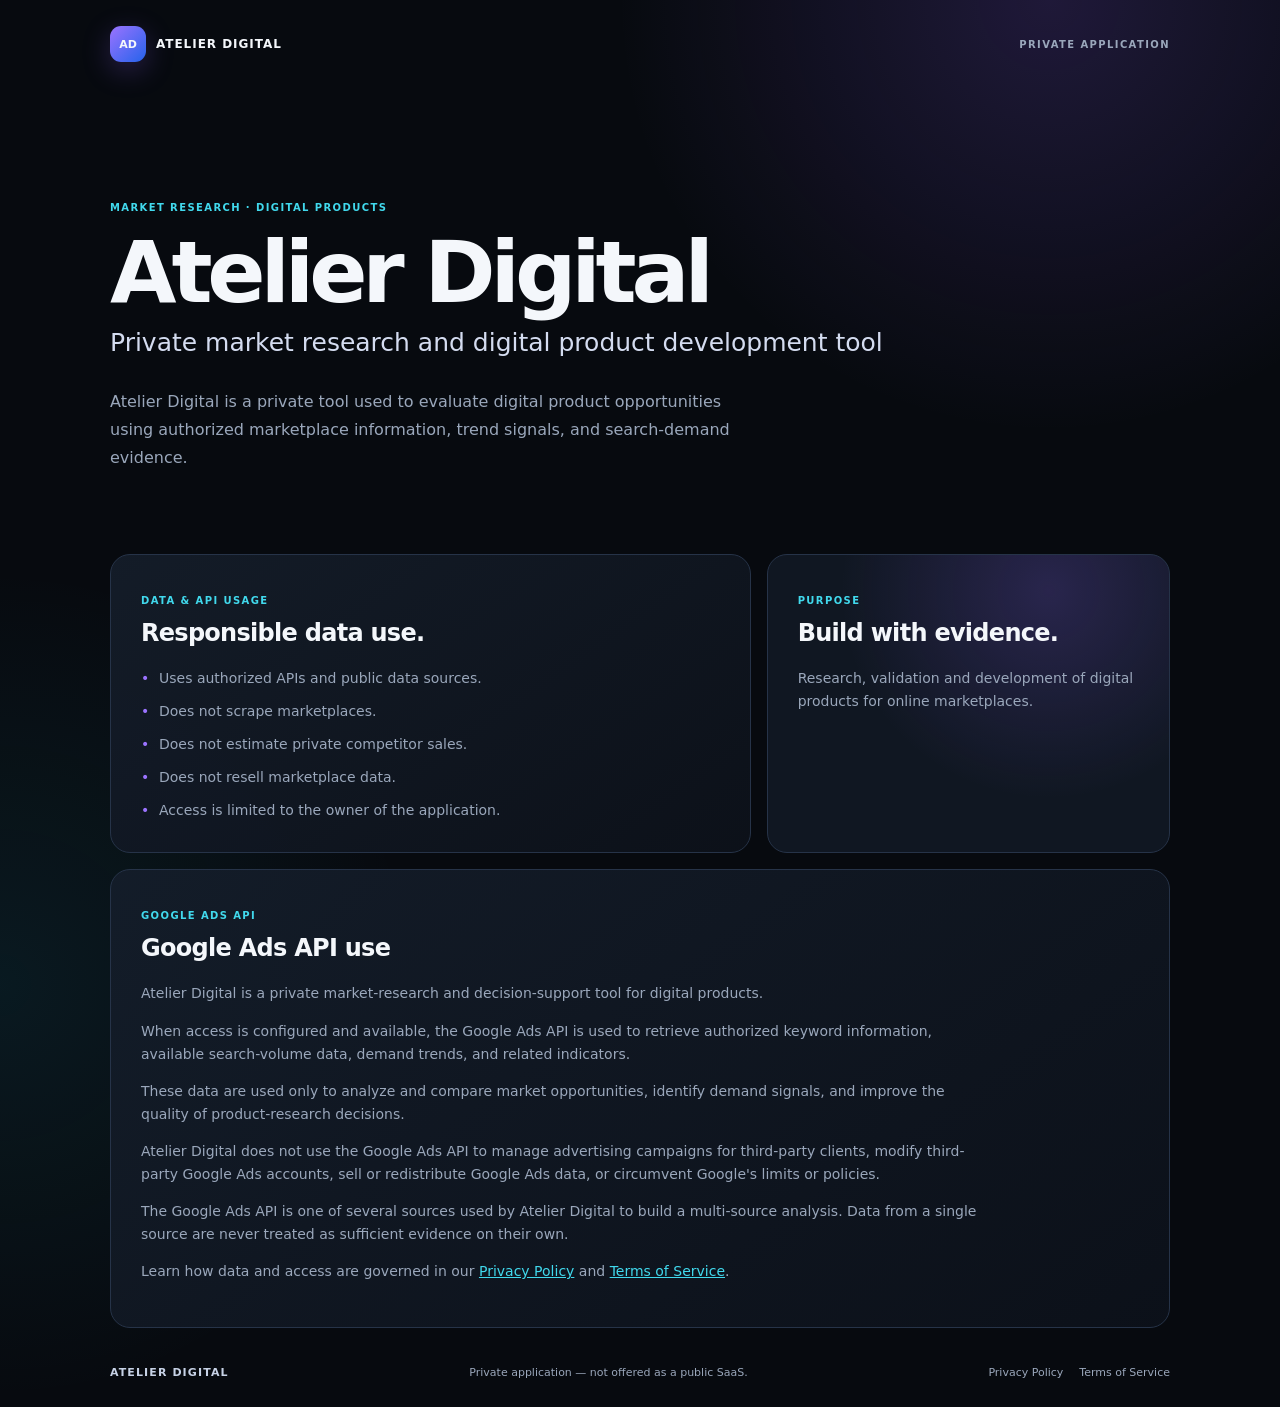
<file: index.html>
<!doctype html>
<html lang="en">
  <head>
    <meta charset="utf-8">
    <meta name="viewport" content="width=device-width, initial-scale=1">
    <meta
      name="description"
      content="Atelier Digital is a private market research and digital product development tool."
    >
    <title>Atelier Digital</title>
    <link rel="stylesheet" href="style.css">
  </head>
  <body>
    <main class="page-shell">
      <nav class="topbar" aria-label="Primary">
        <a class="brand" href="#top" aria-label="Atelier Digital home">
          <span class="brand-mark">AD</span>
          <span>ATELIER DIGITAL</span>
        </a>
        <span class="private-label">PRIVATE APPLICATION</span>
      </nav>

      <section class="hero" id="top" aria-labelledby="page-title">
        <p class="eyebrow">MARKET RESEARCH · DIGITAL PRODUCTS</p>
        <h1 id="page-title">Atelier Digital</h1>
        <p class="subtitle">
          Private market research and digital product development tool
        </p>
        <p class="intro">
          Atelier Digital is a private tool used to evaluate digital product
          opportunities using authorized marketplace information, trend signals,
          and search-demand evidence.
        </p>
      </section>

      <section class="content-grid" aria-label="About Atelier Digital">
        <article class="card">
          <p class="card-label">DATA &amp; API USAGE</p>
          <h2>Responsible data use.</h2>
          <ul>
            <li>Uses authorized APIs and public data sources.</li>
            <li>Does not scrape marketplaces.</li>
            <li>Does not estimate private competitor sales.</li>
            <li>Does not resell marketplace data.</li>
            <li>Access is limited to the owner of the application.</li>
          </ul>
        </article>

        <article class="card purpose-card">
          <p class="card-label">PURPOSE</p>
          <h2>Build with evidence.</h2>
          <p>
            Research, validation and development of digital products for online
            marketplaces.
          </p>
        </article>
      </section>

      <section class="card api-usage" aria-labelledby="google-ads-api-title">
        <p class="card-label">GOOGLE ADS API</p>
        <h2 id="google-ads-api-title">Google Ads API use</h2>
        <p>
          Atelier Digital is a private market-research and decision-support tool
          for digital products.
        </p>
        <p>
          When access is configured and available, the Google Ads API is used to
          retrieve authorized keyword information, available search-volume data,
          demand trends, and related indicators.
        </p>
        <p>
          These data are used only to analyze and compare market opportunities,
          identify demand signals, and improve the quality of product-research
          decisions.
        </p>
        <p>
          Atelier Digital does not use the Google Ads API to manage advertising
          campaigns for third-party clients, modify third-party Google Ads
          accounts, sell or redistribute Google Ads data, or circumvent Google's
          limits or policies.
        </p>
        <p>
          The Google Ads API is one of several sources used by Atelier Digital to
          build a multi-source analysis. Data from a single source are never
          treated as sufficient evidence on their own.
        </p>
        <p class="api-legal-links">
          Learn how data and access are governed in our
          <a href="https://atelierdigital-app.fr/privacy.html">Privacy Policy</a>
          and
          <a href="https://atelierdigital-app.fr/terms.html">Terms of Service</a>.
        </p>
      </section>

      <footer>
        <span>ATELIER DIGITAL</span>
        <span>Private application — not offered as a public SaaS.</span>
        <nav class="footer-links" aria-label="Legal">
          <a href="https://atelierdigital-app.fr/privacy.html">Privacy Policy</a>
          <a href="https://atelierdigital-app.fr/terms.html">Terms of Service</a>
        </nav>
      </footer>
    </main>
  </body>
</html>
</file>
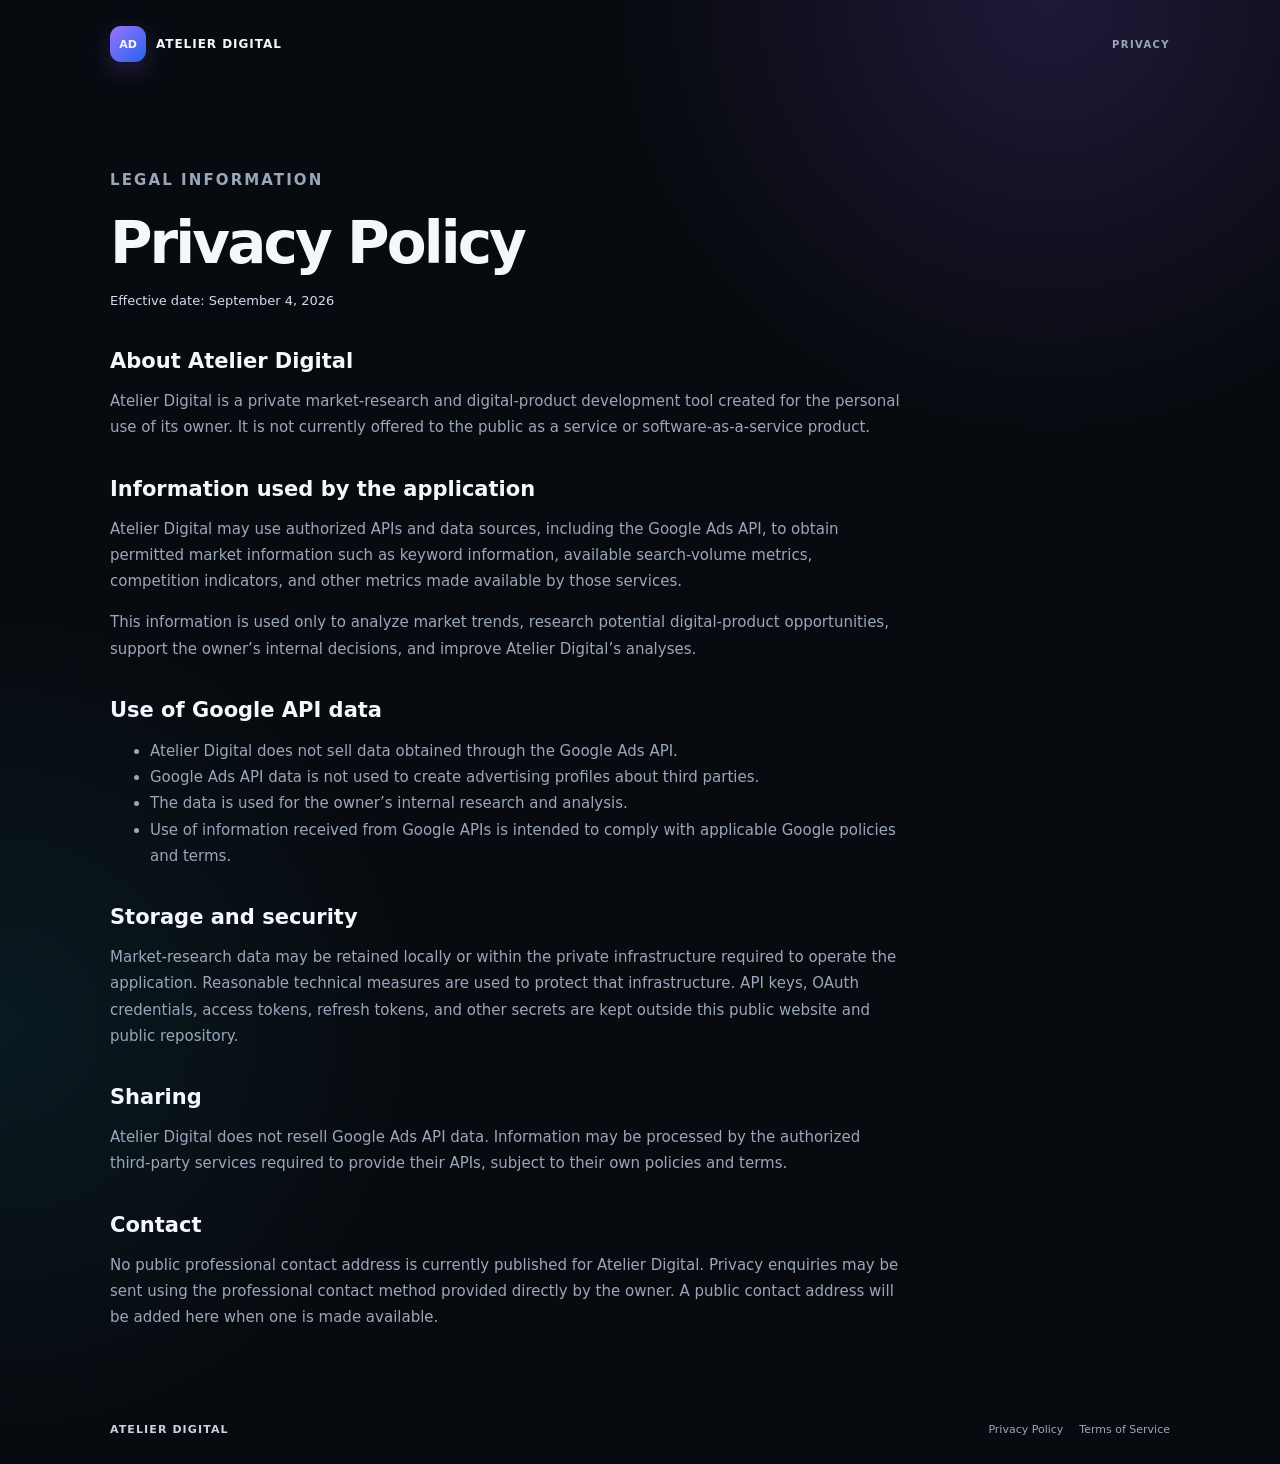
<file: privacy.html>
<!doctype html>
<html lang="en">
<head><meta charset="utf-8"><meta name="viewport" content="width=device-width, initial-scale=1"><meta name="description" content="Privacy Policy for Atelier Digital."><title>Privacy Policy — Atelier Digital</title><link rel="stylesheet" href="style.css"></head>
<body><main class="page-shell">
  <nav class="topbar" aria-label="Primary"><a class="brand" href="index.html" aria-label="Atelier Digital home"><span class="brand-mark">AD</span><span>ATELIER DIGITAL</span></a><span class="private-label">PRIVACY</span></nav>
  <article class="legal-content">
    <p class="eyebrow">LEGAL INFORMATION</p><h1>Privacy Policy</h1><p class="updated">Effective date: September 4, 2026</p>
    <h2>About Atelier Digital</h2><p>Atelier Digital is a private market-research and digital-product development tool created for the personal use of its owner. It is not currently offered to the public as a service or software-as-a-service product.</p>
    <h2>Information used by the application</h2><p>Atelier Digital may use authorized APIs and data sources, including the Google Ads API, to obtain permitted market information such as keyword information, available search-volume metrics, competition indicators, and other metrics made available by those services.</p><p>This information is used only to analyze market trends, research potential digital-product opportunities, support the owner’s internal decisions, and improve Atelier Digital’s analyses.</p>
    <h2>Use of Google API data</h2><ul><li>Atelier Digital does not sell data obtained through the Google Ads API.</li><li>Google Ads API data is not used to create advertising profiles about third parties.</li><li>The data is used for the owner’s internal research and analysis.</li><li>Use of information received from Google APIs is intended to comply with applicable Google policies and terms.</li></ul>
    <h2>Storage and security</h2><p>Market-research data may be retained locally or within the private infrastructure required to operate the application. Reasonable technical measures are used to protect that infrastructure. API keys, OAuth credentials, access tokens, refresh tokens, and other secrets are kept outside this public website and public repository.</p>
    <h2>Sharing</h2><p>Atelier Digital does not resell Google Ads API data. Information may be processed by the authorized third-party services required to provide their APIs, subject to their own policies and terms.</p>
    <h2>Contact</h2><p>No public professional contact address is currently published for Atelier Digital. Privacy enquiries may be sent using the professional contact method provided directly by the owner. A public contact address will be added here when one is made available.</p>
  </article>
  <footer><span>ATELIER DIGITAL</span><nav class="footer-links" aria-label="Legal"><a href="privacy.html">Privacy Policy</a><a href="terms.html">Terms of Service</a></nav></footer>
</main></body></html>
</file>
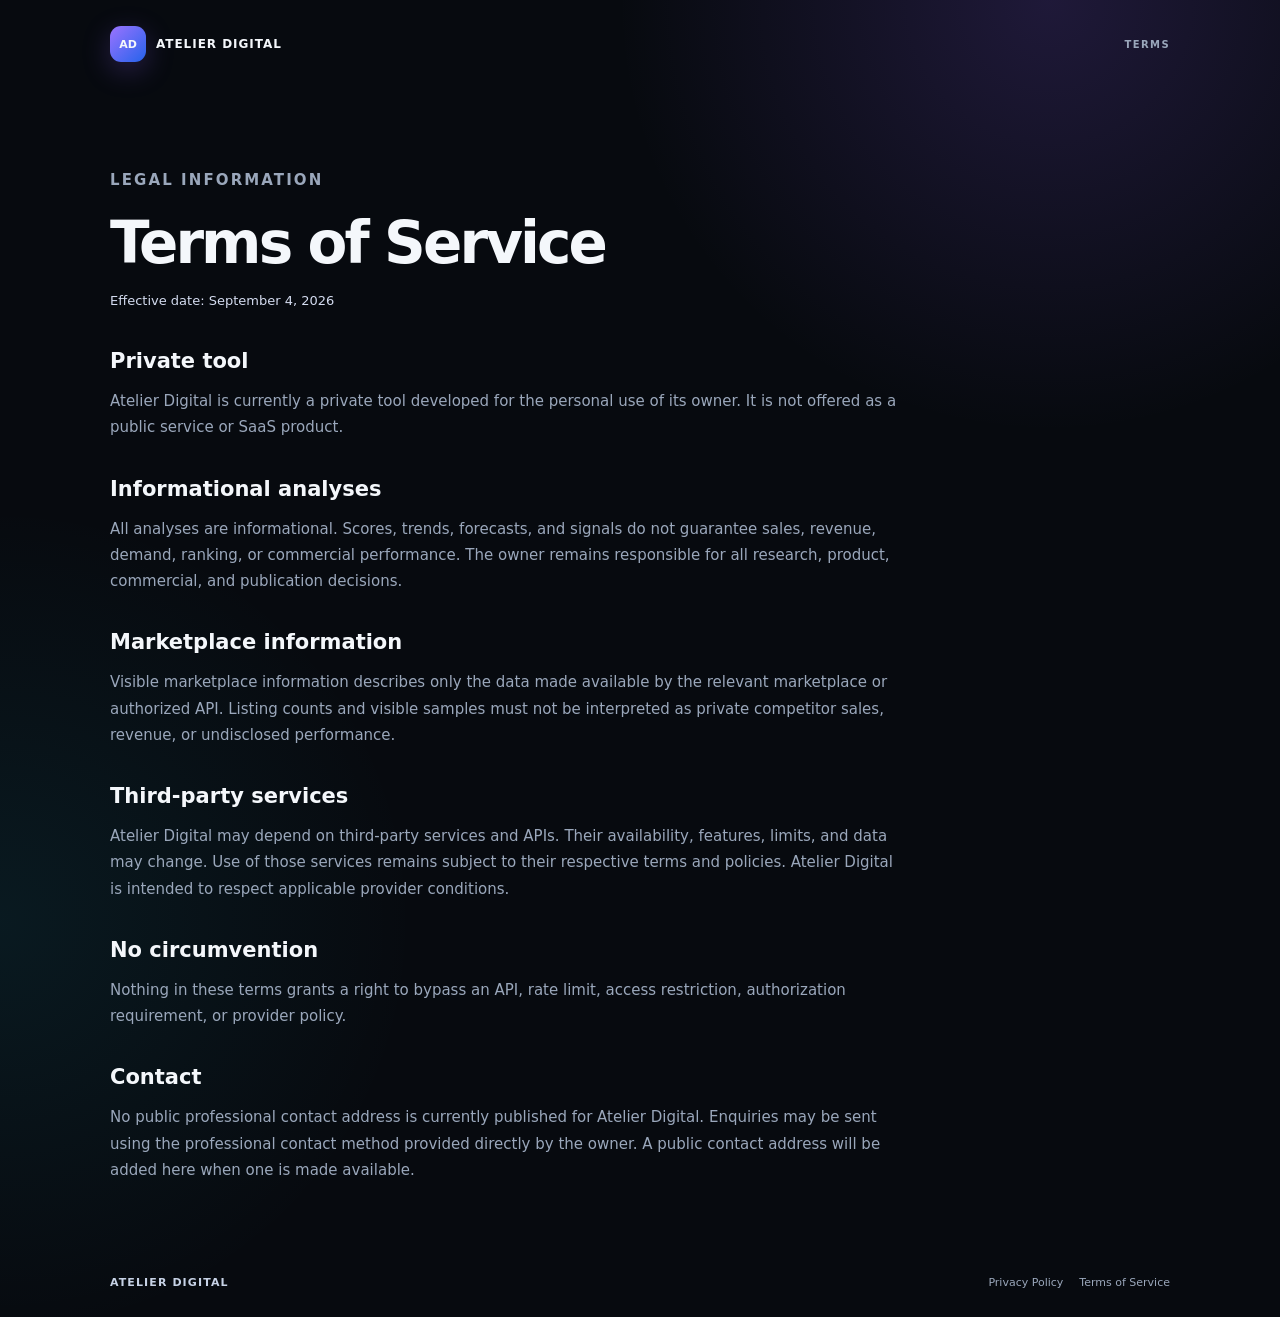
<file: terms.html>
<!doctype html>
<html lang="en">
<head><meta charset="utf-8"><meta name="viewport" content="width=device-width, initial-scale=1"><meta name="description" content="Terms of Service for Atelier Digital."><title>Terms of Service — Atelier Digital</title><link rel="stylesheet" href="style.css"></head>
<body><main class="page-shell">
  <nav class="topbar" aria-label="Primary"><a class="brand" href="index.html" aria-label="Atelier Digital home"><span class="brand-mark">AD</span><span>ATELIER DIGITAL</span></a><span class="private-label">TERMS</span></nav>
  <article class="legal-content">
    <p class="eyebrow">LEGAL INFORMATION</p><h1>Terms of Service</h1><p class="updated">Effective date: September 4, 2026</p>
    <h2>Private tool</h2><p>Atelier Digital is currently a private tool developed for the personal use of its owner. It is not offered as a public service or SaaS product.</p>
    <h2>Informational analyses</h2><p>All analyses are informational. Scores, trends, forecasts, and signals do not guarantee sales, revenue, demand, ranking, or commercial performance. The owner remains responsible for all research, product, commercial, and publication decisions.</p>
    <h2>Marketplace information</h2><p>Visible marketplace information describes only the data made available by the relevant marketplace or authorized API. Listing counts and visible samples must not be interpreted as private competitor sales, revenue, or undisclosed performance.</p>
    <h2>Third-party services</h2><p>Atelier Digital may depend on third-party services and APIs. Their availability, features, limits, and data may change. Use of those services remains subject to their respective terms and policies. Atelier Digital is intended to respect applicable provider conditions.</p>
    <h2>No circumvention</h2><p>Nothing in these terms grants a right to bypass an API, rate limit, access restriction, authorization requirement, or provider policy.</p>
    <h2>Contact</h2><p>No public professional contact address is currently published for Atelier Digital. Enquiries may be sent using the professional contact method provided directly by the owner. A public contact address will be added here when one is made available.</p>
  </article>
  <footer><span>ATELIER DIGITAL</span><nav class="footer-links" aria-label="Legal"><a href="privacy.html">Privacy Policy</a><a href="terms.html">Terms of Service</a></nav></footer>
</main></body></html>
</file>
<file: style.css>
:root {
  color-scheme: dark;
  --background: #070a0f;
  --surface: #101722;
  --surface-soft: #141d2a;
  --border: #263348;
  --text: #f4f7fb;
  --muted: #9aa7bb;
  --purple: #9b73ff;
  --cyan: #41d9ed;
}

* {
  box-sizing: border-box;
}

html {
  background: var(--background);
}

body {
  min-width: 320px;
  margin: 0;
  background:
    radial-gradient(circle at 82% 0%, rgba(139, 92, 246, .18), transparent 27rem),
    radial-gradient(circle at 0% 70%, rgba(34, 211, 238, .08), transparent 26rem),
    var(--background);
  color: var(--text);
  font-family: Inter, ui-sans-serif, system-ui, -apple-system, "Segoe UI", sans-serif;
}

.page-shell {
  width: min(100% - 40px, 1060px);
  min-height: 100vh;
  margin: 0 auto;
  display: flex;
  flex-direction: column;
}

.topbar {
  display: flex;
  align-items: center;
  justify-content: space-between;
  padding: 26px 0;
}

.brand {
  display: inline-flex;
  align-items: center;
  gap: 10px;
  color: var(--text);
  text-decoration: none;
  font-size: 12px;
  font-weight: 800;
  letter-spacing: .08em;
}

.brand-mark {
  display: grid;
  width: 36px;
  height: 36px;
  place-items: center;
  border-radius: 11px;
  background: linear-gradient(135deg, #9b73ff, #2563eb);
  box-shadow: 0 8px 28px rgba(139, 92, 246, .26);
  font-size: 11px;
  letter-spacing: 0;
}

.private-label,
.eyebrow,
.card-label {
  color: var(--cyan);
  font-size: 10px;
  font-weight: 800;
  letter-spacing: .14em;
}

.private-label {
  color: var(--muted);
}

.hero {
  padding: 104px 0 82px;
  max-width: 790px;
}

.hero h1 {
  margin: 17px 0 12px;
  font-size: clamp(46px, 9vw, 86px);
  line-height: .98;
  letter-spacing: -.06em;
}

.subtitle {
  margin: 0;
  color: #d4dcf0;
  font-size: clamp(18px, 2.5vw, 25px);
  line-height: 1.35;
}

.intro {
  max-width: 650px;
  margin: 28px 0 0;
  color: var(--muted);
  font-size: 16px;
  line-height: 1.75;
}

.content-grid {
  display: grid;
  grid-template-columns: 1.35fr .85fr;
  gap: 16px;
}

.card {
  min-height: 285px;
  padding: 30px;
  border: 1px solid var(--border);
  border-radius: 20px;
  background: linear-gradient(145deg, rgba(20, 29, 42, .92), rgba(12, 17, 26, .92));
}

.card h2 {
  margin: 13px 0 20px;
  font-size: 24px;
  letter-spacing: -.03em;
}

.card p:not(.card-label),
.card li {
  color: var(--muted);
  font-size: 14px;
  line-height: 1.65;
}

.card ul {
  display: grid;
  gap: 10px;
  margin: 0;
  padding: 0;
  list-style: none;
}

.card li {
  position: relative;
  padding-left: 18px;
}

.card li::before {
  position: absolute;
  left: 0;
  color: var(--purple);
  content: "•";
}

.purpose-card {
  background:
    radial-gradient(circle at 70% 12%, rgba(139, 92, 246, .2), transparent 13rem),
    var(--surface);
}

.api-usage {
  min-height: 0;
  margin-top: 16px;
}

.api-usage p:not(.card-label) {
  max-width: 850px;
}

.api-legal-links a {
  color: var(--cyan);
}

footer {
  display: flex;
  justify-content: space-between;
  gap: 20px;
  margin-top: auto;
  padding: 38px 0 28px;
  color: var(--muted);
  font-size: 11px;
}

footer span:first-child {
  color: #c7d2e6;
  font-weight: 800;
  letter-spacing: .1em;
}

.footer-links { display: flex; gap: 16px; }
.footer-links a { color: var(--muted); text-decoration: none; }
.footer-links a:hover,
.footer-links a:focus-visible { color: var(--text); text-decoration: underline; }
.legal-content { width: min(100%, 790px); padding: 64px 0 40px; }
.legal-content h1 { margin: 16px 0 12px; font-size: clamp(36px, 6vw, 58px); letter-spacing: -.05em; }
.legal-content h2 { margin: 36px 0 12px; font-size: 21px; }
.legal-content p,
.legal-content li { color: var(--muted); font-size: 15px; line-height: 1.75; }
.legal-content a { color: var(--cyan); }
.legal-content .updated { color: #d4dcf0; font-size: 13px; }

@media (max-width: 680px) {
  .page-shell {
    width: min(100% - 28px, 1060px);
  }

  .private-label {
    display: none;
  }

  .hero {
    padding: 70px 0 54px;
  }

  .content-grid {
    grid-template-columns: 1fr;
  }

  .card {
    min-height: 0;
    padding: 24px;
  }

  footer {
    flex-direction: column;
    padding-top: 28px;
  }
}
</file>
